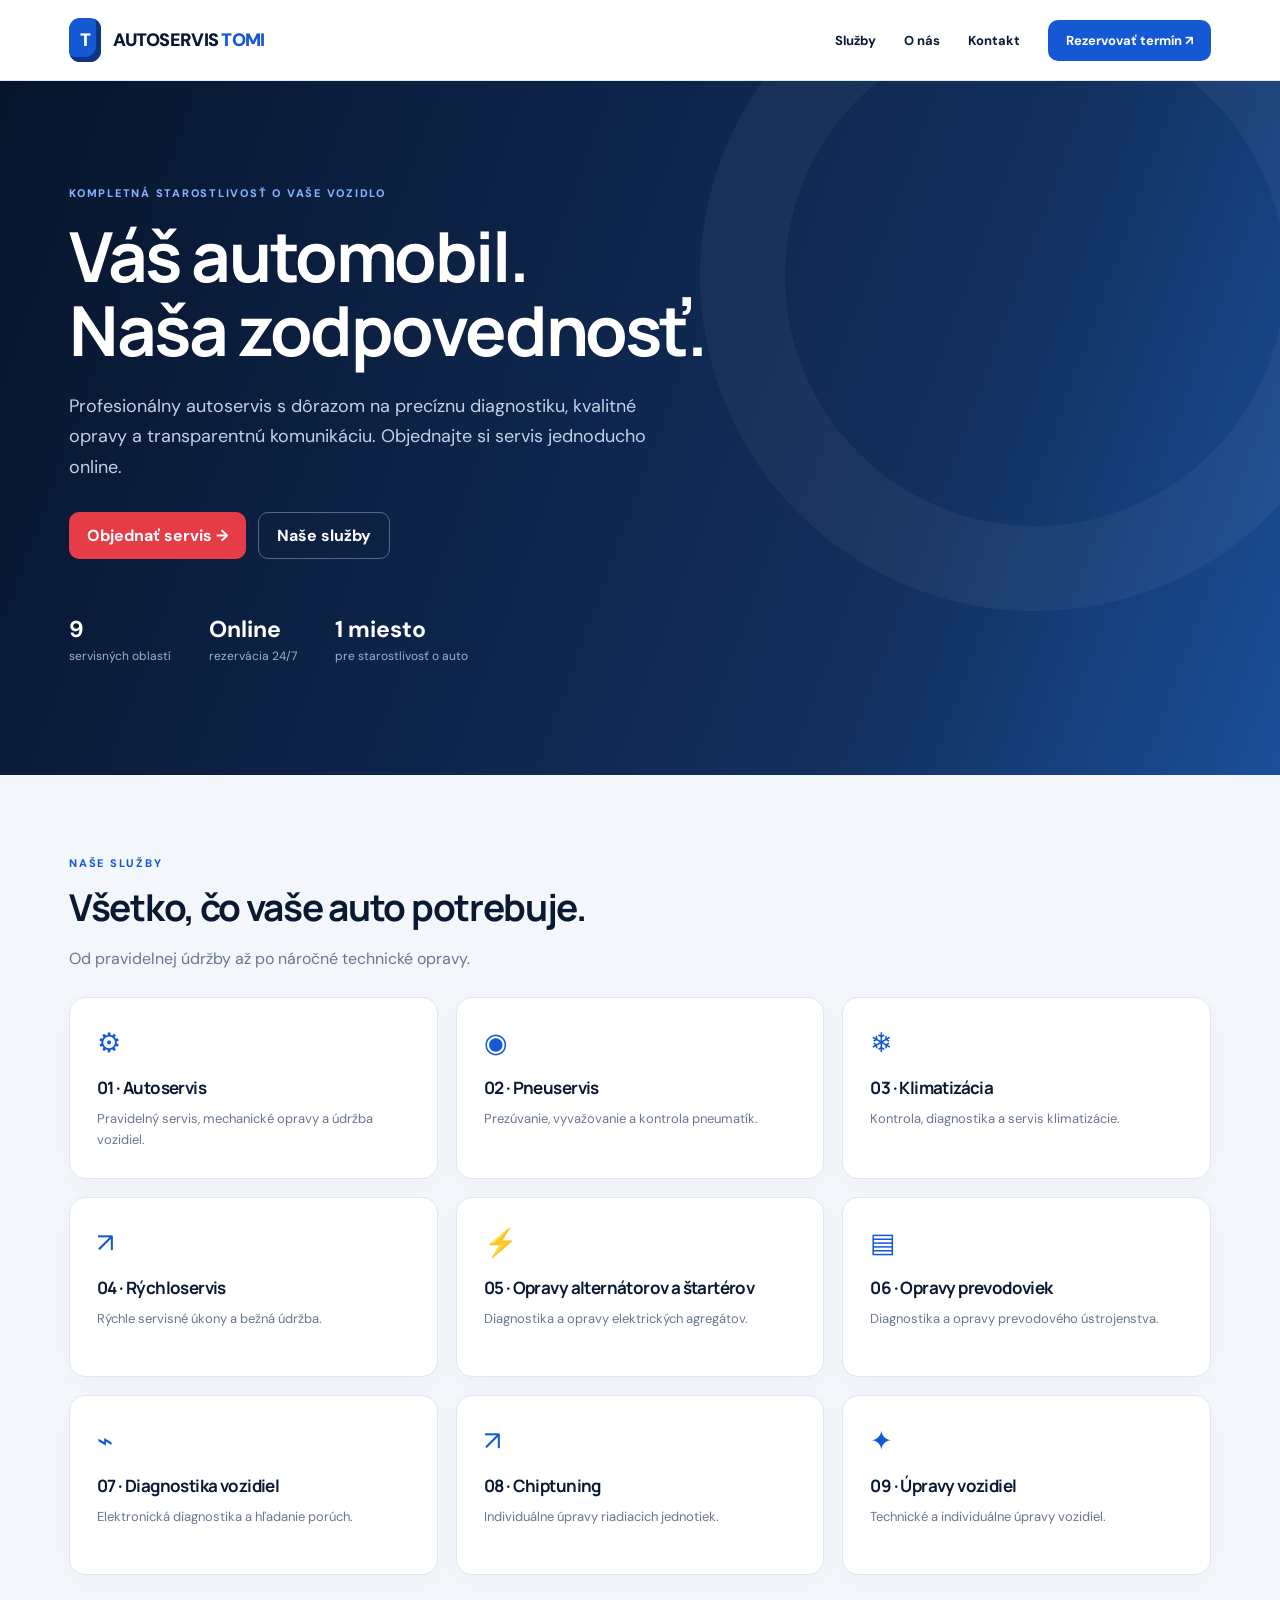
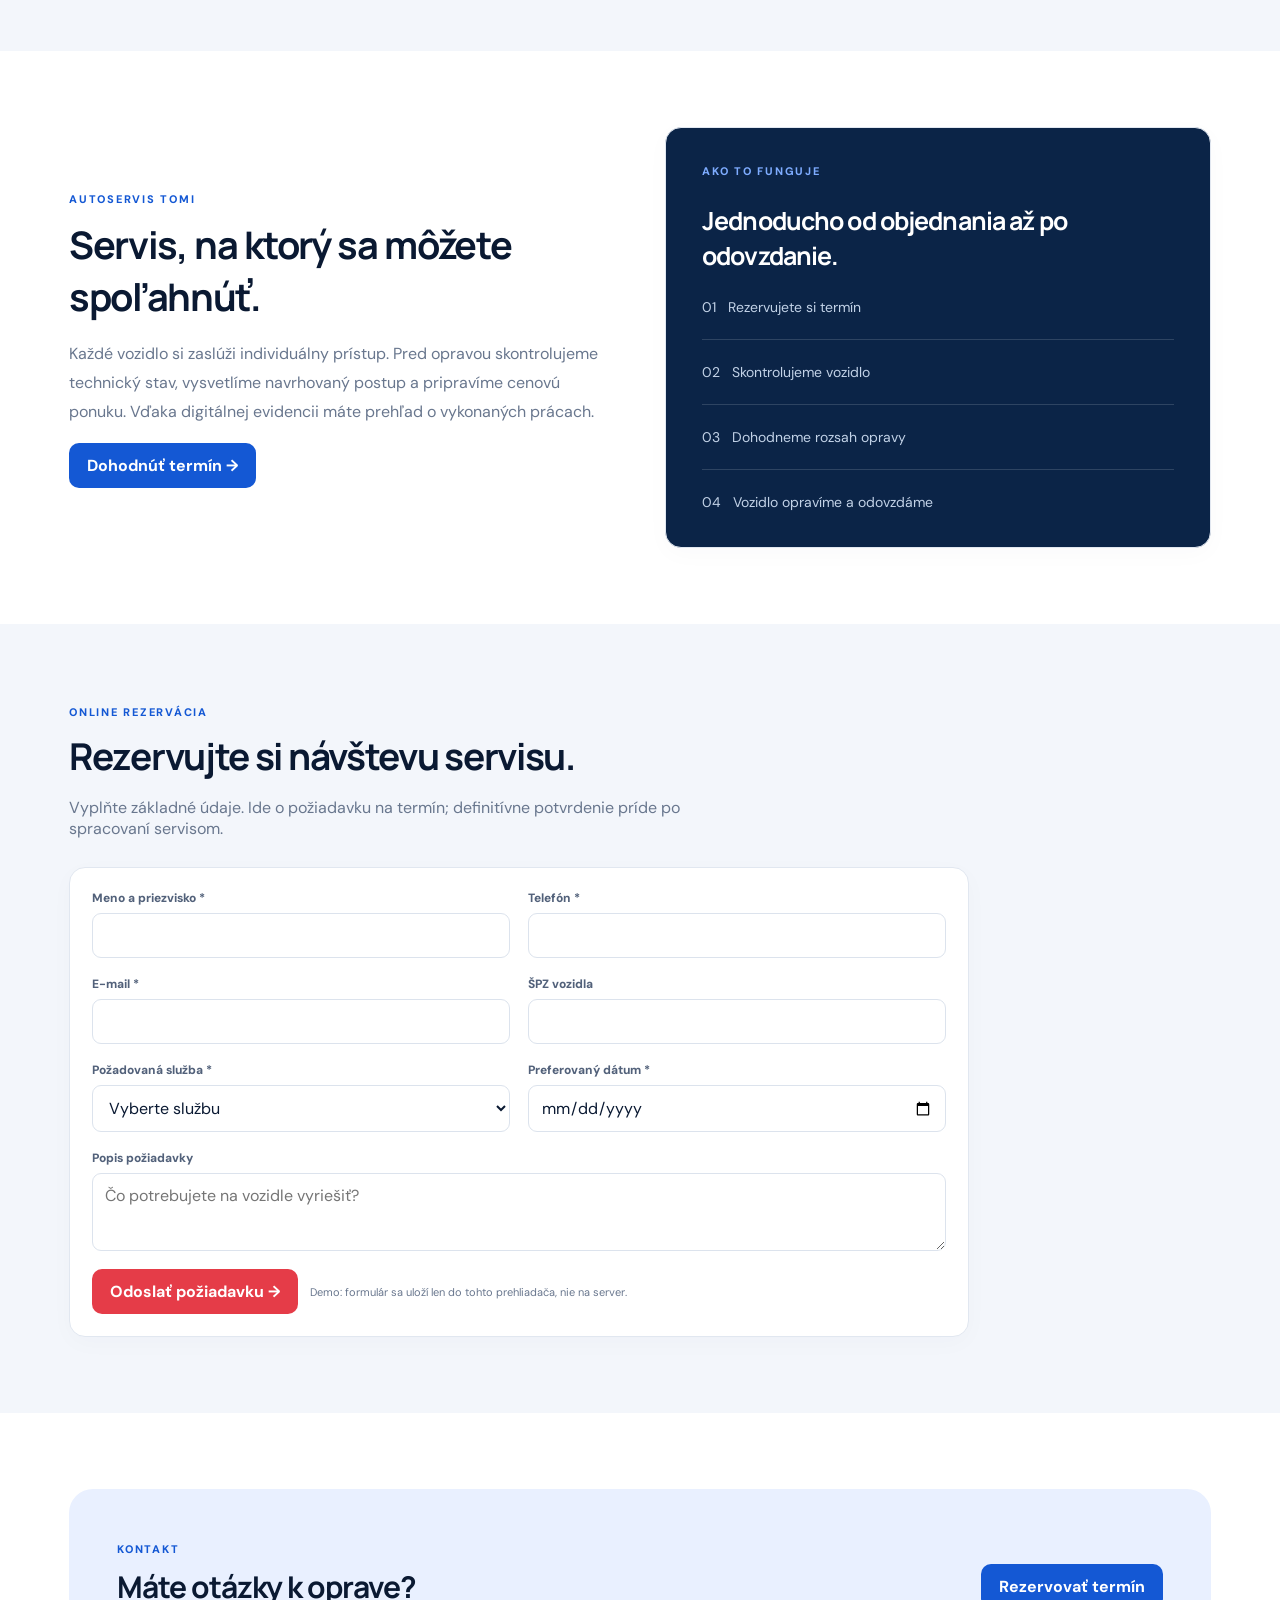
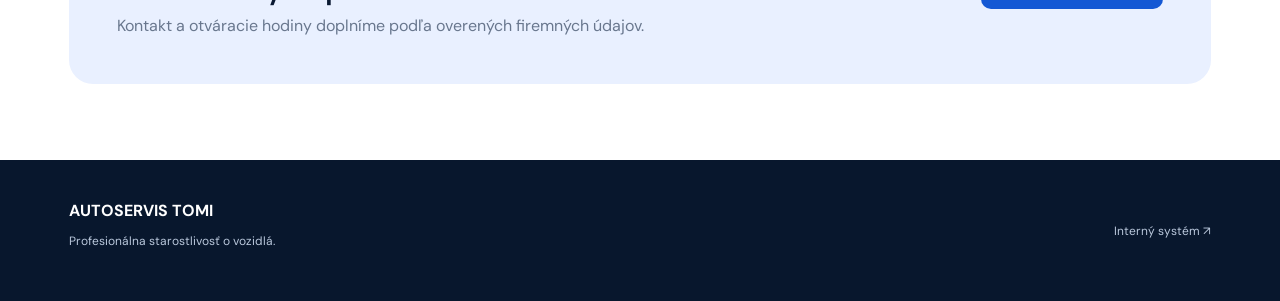
<file: index.html>
<!doctype html><html lang="sk"><head><meta charset="utf-8"><meta name="viewport" content="width=device-width,initial-scale=1"><meta name="theme-color" content="#0a1932"><meta name="description" content="AUTOSERVIS TOMI – autoservis, pneuservis, diagnostika, opravy prevodoviek a ďalšie služby. Online rezervácia termínu."><title>AUTOSERVIS TOMI | Profesionálny servis vozidiel</title><link rel="stylesheet" href="/assets/style.css"></head><body><header class="public"><div class="container public-nav"><a href="/" class="brand"><span class="brandmark">T</span><span>AUTOSERVIS <span style="color:#1458d4">TOMI</span></span></a><nav class="public-links"><a href="#sluzby">Služby</a><a href="#o-nas">O nás</a><a href="#kontakt">Kontakt</a><a class="btn" href="#rezervacia">Rezervovať termín ↗</a></nav></div></header><section class="hero"><div class="container"><div class="hero-inner"><span class="eyebrow">KOMPLETNÁ STAROSTLIVOSŤ O VAŠE VOZIDLO</span><h1>Váš automobil.<br>Naša zodpovednosť.</h1><p>Profesionálny autoservis s dôrazom na precíznu diagnostiku, kvalitné opravy a transparentnú komunikáciu. Objednajte si servis jednoducho online.</p><div class="hero-actions"><a href="#rezervacia" class="btn red">Objednať servis →</a><a href="#sluzby" class="btn outline">Naše služby</a></div><div class="stats"><div><strong>9</strong><span>servisných oblastí</span></div><div><strong>Online</strong><span>rezervácia 24/7</span></div><div><strong>1 miesto</strong><span>pre starostlivosť o auto</span></div></div></div></div></section><section id="sluzby" class="section"><div class="container"><div class="section-head"><span class="eyebrow">NAŠE SLUŽBY</span><h2>Všetko, čo vaše auto potrebuje.</h2><p class="muted">Od pravidelnej údržby až po náročné technické opravy.</p></div><div class="grid three" id="services"></div></div></section><section id="o-nas" class="section" style="background:white"><div class="container grid two" style="align-items:center;gap:50px"><div><span class="eyebrow">AUTOSERVIS TOMI</span><h2 style="font-size:38px;margin:10px 0 18px">Servis, na ktorý sa môžete spoľahnúť.</h2><p class="muted" style="line-height:1.8">Každé vozidlo si zaslúži individuálny prístup. Pred opravou skontrolujeme technický stav, vysvetlíme navrhovaný postup a pripravíme cenovú ponuku. Vďaka digitálnej evidencii máte prehľad o vykonaných prácach.</p><a href="#rezervacia" class="btn">Dohodnúť termín →</a></div><div class="card" style="background:#0b2447;color:white;padding:36px"><div class="eyebrow" style="color:#7eacff">AKO TO FUNGUJE</div><h3 style="font-size:25px">Jednoducho od objednania až po odovzdanie.</h3><div class="stack" style="color:#c2d2e7;font-size:14px"><div>01 &nbsp; Rezervujete si termín</div><hr style="width:100%;border:0;border-top:1px solid #ffffff25"><div>02 &nbsp; Skontrolujeme vozidlo</div><hr style="width:100%;border:0;border-top:1px solid #ffffff25"><div>03 &nbsp; Dohodneme rozsah opravy</div><hr style="width:100%;border:0;border-top:1px solid #ffffff25"><div>04 &nbsp; Vozidlo opravíme a odovzdáme</div></div></div></div></section><section class="section" id="rezervacia"><div class="container"><div class="section-head"><span class="eyebrow">ONLINE REZERVÁCIA</span><h2>Rezervujte si návštevu servisu.</h2><p class="muted">Vyplňte základné údaje. Ide o požiadavku na termín; definitívne potvrdenie príde po spracovaní servisom.</p></div><div class="card" style="max-width:900px"><form id="booking" class="grid two"><div class="field"><label>Meno a priezvisko *</label><input name="name" required maxlength="120"></div><div class="field"><label>Telefón *</label><input name="phone" required type="tel" maxlength="40"></div><div class="field"><label>E-mail *</label><input name="email" required type="email"></div><div class="field"><label>ŠPZ vozidla</label><input name="plate" maxlength="20"></div><div class="field"><label>Požadovaná služba *</label><select name="service" id="serviceSelect" required></select></div><div class="field"><label>Preferovaný dátum *</label><input name="date" type="date" required></div><div class="field" style="grid-column:1/-1"><label>Popis požiadavky</label><textarea name="description" placeholder="Čo potrebujete na vozidle vyriešiť?"></textarea></div><div class="row wrap" style="grid-column:1/-1"><button class="btn red" type="submit">Odoslať požiadavku →</button><span class="mini">Demo: formulár sa uloží len do tohto prehliadača, nie na server.</span></div></form></div></div></section><section id="kontakt" class="section" style="background:white"><div class="container"><div class="cta"><div><span class="eyebrow">KONTAKT</span><h2 style="font-size:30px;margin:8px 0">Máte otázky k oprave?</h2><p class="muted" style="margin:0">Kontakt a otváracie hodiny doplníme podľa overených firemných údajov.</p></div><a href="#rezervacia" class="btn">Rezervovať termín</a></div></div></section><footer class="footer"><div class="container row between wrap"><div><strong>AUTOSERVIS TOMI</strong><p style="font-size:12px">Profesionálna starostlivosť o vozidlá.</p></div><a href="/admin/" style="font-size:12px">Interný systém ↗</a></div></footer><script src="/assets/shared.js"></script><script>const services=[['Autoservis','Pravidelný servis, mechanické opravy a údržba vozidiel.','⚙'],['Pneuservis','Prezúvanie, vyvažovanie a kontrola pneumatík.','◉'],['Klimatizácia','Kontrola, diagnostika a servis klimatizácie.','❄'],['Rýchloservis','Rýchle servisné úkony a bežná údržba.','↗'],['Opravy alternátorov a štartérov','Diagnostika a opravy elektrických agregátov.','⚡'],['Opravy prevodoviek','Diagnostika a opravy prevodového ústrojenstva.','▤'],['Diagnostika vozidiel','Elektronická diagnostika a hľadanie porúch.','⌁'],['Chiptuning','Individuálne úpravy riadiacich jednotiek.','↗'],['Úpravy vozidiel','Technické a individuálne úpravy vozidiel.','✦']];document.getElementById('services').innerHTML=services.map((s,i)=>`<article class="card service"><div class="symbol">${s[2]}</div><h3>${String(i+1).padStart(2,'0')} · ${s[0]}</h3><p>${s[1]}</p></article>`).join('');document.getElementById('serviceSelect').innerHTML='<option value="">Vyberte službu</option>'+services.map(s=>`<option>${s[0]}</option>`).join('');document.querySelector('[name=date]').min=new Date().toISOString().slice(0,10);document.getElementById('booking').addEventListener('submit',e=>{e.preventDefault();const d=Object.fromEntries(new FormData(e.target));let db=Store.get();db.bookings.unshift({id:Store.id('R'),...d,status:'Nová',created:new Date().toISOString()});Store.save(db);e.target.reset();toast('Požiadavka uložená v tomto prehliadači. Na skutočné doručovanie je potrebný backend.');});</script></body></html>
</file>
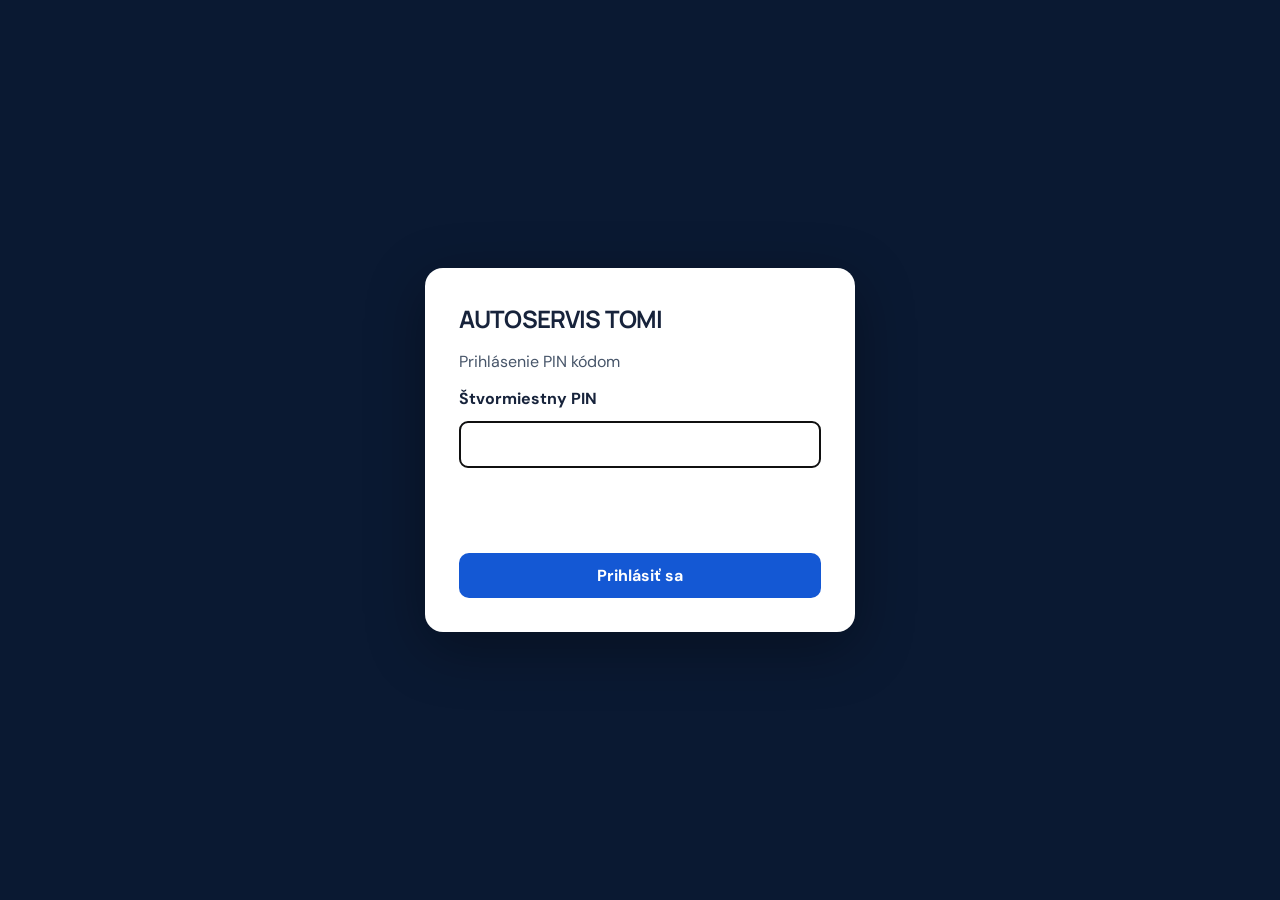
<file: admin/index.html>
<!doctype html><html lang="sk"><head><meta charset="utf-8"><meta name="viewport" content="width=device-width,initial-scale=1"><meta name="theme-color" content="#0a1932"><title>Admin | AUTOSERVIS TOMI</title><link rel="stylesheet" href="/assets/style.css?v=43"></head><body><div id="authGate" class="auth-gate"><div class="auth-panel"><h1>AUTOSERVIS TOMI</h1><p>Overujem prihlásenie…</p></div></div><div class="admin" hidden><aside class="sidebar" id="sidebar"><a class="brand" href="/"><span class="brandmark">T</span><span>AUTOSERVIS TOMI</span></a><div class="side-group">PREHĽAD</div><a class="navlink tomi-parts-priority" href="#parts" data-page="parts"><span class="navicon">⚠</span> Požiadavky na diely <span class="tomi-warning-triangle" aria-label="Nespracované požiadavky"><span id="tomi-parts-count">0</span></span></a><a class="navlink" href="#dashboard" data-page="dashboard"><span class="navicon">◫</span> Dashboard</a><a class="navlink" href="#cash" data-page="cash"><span class="navicon">▤</span> Kasa</a><a class="navlink" href="#parking" data-page="parking"><span class="navicon">▣</span> Vozidlá v areáli</a><a class="navlink" href="#expirations" data-page="expirations"><span class="navicon">◷</span> Končiace platnosti</a><a class="navlink" href="#bookings" data-page="bookings"><span class="navicon">▦</span> Rezervácie</a><a class="navlink" href="#calendar" data-page="calendar"><span class="navicon">▤</span> Kalendár dielne</a><a class="navlink" href="#history" data-page="history"><span class="navicon">◷</span> História práce</a><div class="side-group">PRÍJEM A SERVIS</div><a class="navlink" href="#inspections" data-page="inspections"><span class="navicon">☷</span> Obhliadky</a><a class="navlink" href="#quotes" data-page="quotes"><span class="navicon">▧</span> Cenové ponuky</a><a class="navlink" href="#jobs" data-page="jobs"><span class="navicon">⚙</span> Zákazky</a><a class="navlink" href="#tirehotel" data-page="tirehotel"><span class="navicon">◉</span> Pneuhotel</a><a class="navlink" href="#outside" data-page="outside"><span class="navicon">▣</span> Materiál a náklady mimo servisu</a><a class="navlink" href="#customers" data-page="customers"><span class="navicon">♙</span> Zákazníci a vozidlá</a><a class="navlink" href="#mechanic" data-page="mechanic"><span class="navicon">▯</span> Mobil mechanika</a><div class="side-group">RIADENIE</div><a class="navlink" href="#economy" data-page="economy"><span class="navicon">◈</span> Ekonomika</a><a class="navlink" href="#settings" data-page="settings"><span class="navicon">⚑</span> Nastavenia</a><div style="padding:20px 14px;font-size:11px;color:#7189ae">Údaje evidencie cez MariaDB</div></aside><div class="workspace"><div class="topbar"><div class="row"><button class="btn outline small mobile-menu" onclick="document.getElementById('sidebar').classList.toggle('open')">☰ Menu</button><span class="muted" style="font-size:13px">Interný systém / <strong id="crumb">Dashboard</strong></span></div><div class="row"><span class="pill" id="roleBadge">Administrátor</span><a href="/" class="btn outline small">↗ Web</a></div></div><main class="main" id="app"></main></div></div><div id="modalroot"></div><script src="/assets/shared.js?v=2"></script><script src="/assets/auth.js?v=20261117-43"></script></body></html>
</file>
<file: assets/style.css>
@import url('https://fonts.googleapis.com/css2?family=DM+Sans:wght@400;500;600;700;800&family=Manrope:wght@400;500;600;700;800&display=swap');
:root{--navy:#0a1932;--blue:#1458d4;--red:#e53c48;--bg:#f3f6fb;--white:#fff;--muted:#69778e;--line:#e1e7f0;--green:#169768;--amber:#c47a17;--radius:16px}*{box-sizing:border-box}body{margin:0;background:var(--bg);color:var(--navy);font-family:'DM Sans',sans-serif}h1,h2,h3,h4{font-family:Manrope,sans-serif;letter-spacing:-.035em}button,input,select,textarea{font:inherit}button{cursor:pointer}a{text-decoration:none;color:inherit}.btn{border:0;background:var(--blue);color:white;border-radius:10px;padding:12px 18px;font-weight:700;display:inline-flex;align-items:center;justify-content:center;gap:8px}.btn:hover{filter:brightness(.95)}.btn.red{background:var(--red)}.btn.outline{border:1px solid var(--line);background:white;color:var(--navy)}.btn.small{padding:8px 11px;font-size:12px}.btn:disabled{opacity:.45;cursor:not-allowed}.muted{color:var(--muted)}.eyebrow{font-size:11px;font-weight:800;letter-spacing:.16em;text-transform:uppercase;color:var(--blue)}.pill{display:inline-block;border-radius:100px;padding:5px 10px;font-size:11px;font-weight:800;background:#eaf1ff;color:#2455a9}.pill.red{background:#ffebed;color:#bb2436}.pill.green{background:#e4f7ee;color:#127b53}.pill.amber{background:#fff1d9;color:#95621b}.card{background:white;border:1px solid var(--line);border-radius:var(--radius);padding:22px;box-shadow:0 6px 24px #10264d06}.grid{display:grid;gap:18px}.two{grid-template-columns:repeat(2,minmax(0,1fr))}.three{grid-template-columns:repeat(3,minmax(0,1fr))}.four{grid-template-columns:repeat(4,minmax(0,1fr))}.field{display:flex;flex-direction:column;gap:7px}.field label{font-size:12px;font-weight:800;color:#52617a}.field input,.field select,.field textarea,input.control,select.control{border:1px solid #dce3ed;border-radius:9px;background:#fff;padding:11px 12px;min-width:0;width:100%;color:var(--navy)}textarea{resize:vertical;min-height:78px}.stack{display:flex;flex-direction:column;gap:16px}.row{display:flex;align-items:center;gap:12px}.between{justify-content:space-between}.wrap{flex-wrap:wrap}.section-title{font-size:24px;margin:0 0 6px}.tablewrap{overflow-x:auto}table{width:100%;border-collapse:collapse;text-align:left;font-size:13px}th{font-size:11px;color:#75839b;text-transform:uppercase;letter-spacing:.07em;background:#f7f9fc}td,th{padding:13px 12px;border-bottom:1px solid var(--line);white-space:nowrap}tr:last-child td{border-bottom:0}td strong{font-weight:800}.num{font-variant-numeric:tabular-nums}.empty{padding:28px;text-align:center;color:var(--muted)}.notice{padding:12px 15px;background:#eaf1ff;border-radius:10px;font-size:13px;color:#2b5596}.notice.warn{background:#fff4e6;color:#935f18}.notice.danger{background:#fff0f0;color:#b82a38}.metric{font-size:29px;font-weight:800;letter-spacing:-.05em;margin:8px 0}.progress{height:9px;border-radius:20px;background:#e8edf5;overflow:hidden}.progress>div{height:100%;background:var(--blue)}.modalback{position:fixed;inset:0;background:#08172bbb;display:flex;align-items:center;justify-content:center;padding:16px;z-index:50}.modal{width:min(740px,100%);max-height:92vh;overflow:auto;background:white;border-radius:18px;padding:26px;box-shadow:0 30px 100px #0005}.modal h2{margin:0 0 18px}.close{background:transparent;border:0;font-size:25px;color:var(--muted)}.toast{position:fixed;right:20px;bottom:20px;background:#10274c;color:white;border-radius:12px;padding:14px 18px;box-shadow:0 10px 40px #0003;z-index:80;max-width:380px}.hidden{display:none!important}header.public{background:#fff;border-bottom:1px solid var(--line)}.container{max-width:1190px;margin:auto;padding:0 24px}.public-nav{height:80px;display:flex;align-items:center;justify-content:space-between;gap:18px}.brand{display:flex;align-items:center;gap:12px;font-size:18px;font-weight:900;letter-spacing:-.04em}.brandmark{background:var(--blue);color:white;border-radius:11px;padding:10px 11px;font-size:18px;font-weight:900;box-shadow:inset -5px -5px 0 #0d367f}.public-links{display:flex;gap:28px;align-items:center;font-weight:700;font-size:13px}.hero{background:linear-gradient(110deg,#07152d 0%,#122f5d 70%,#1a4f99 100%);color:white;position:relative;overflow:hidden}.hero:after{content:'';position:absolute;width:500px;height:500px;border:85px solid #ffffff0b;border-radius:50%;right:-90px;top:-140px}.hero-inner{padding:100px 0 110px;position:relative;z-index:1;max-width:760px}.hero h1{font-size:clamp(38px,5.5vw,69px);line-height:1.07;margin:17px 0 24px}.hero p{color:#c3d1e8;font-size:18px;line-height:1.7;max-width:600px}.hero .eyebrow{color:#86b3ff}.hero-actions{display:flex;gap:12px;flex-wrap:wrap;margin-top:30px}.hero .outline{background:transparent;border:1px solid #ffffff50;color:white}.stats{display:flex;gap:38px;margin-top:55px;flex-wrap:wrap}.stats strong{display:block;font-size:23px}.stats span{color:#9eb3d1;font-size:12px}.section{padding:76px 0}.section-head{max-width:650px;margin-bottom:28px}.section-head h2{font-size:37px;margin:10px 0}.service{padding:27px;min-height:180px}.service .symbol{font-size:27px;color:var(--blue);margin-bottom:16px}.service h3{font-size:17px;margin:0 0 10px}.service p{font-size:13px;line-height:1.6;color:var(--muted);margin:0}.cta{background:#e9f0ff;border-radius:24px;padding:48px;display:flex;align-items:center;justify-content:space-between;gap:24px}.footer{background:#08172d;color:#bac8dc;padding:40px 0}.footer strong{color:white}.admin{display:flex;min-height:100vh}.sidebar{width:255px;flex-shrink:0;background:#0a1b35;color:#d3def0;padding:24px 14px;position:sticky;top:0;height:100vh;overflow:auto}.sidebar .brand{padding:0 10px 28px;color:white}.side-group{color:#7189ae;font-size:10px;font-weight:900;letter-spacing:.13em;padding:18px 14px 8px}.navlink{display:flex;gap:12px;align-items:center;padding:12px 14px;border-radius:10px;color:#aabbd4;font-size:13px;font-weight:700;margin:3px 0}.navlink:hover,.navlink.active{background:#1a355c;color:white}.navlink.active{box-shadow:inset 3px 0 var(--red)}.navicon{width:21px;text-align:center;font-size:16px}.workspace{flex:1;min-width:0}.topbar{background:white;border-bottom:1px solid var(--line);height:75px;padding:0 30px;display:flex;align-items:center;justify-content:space-between;gap:10px}.main{padding:30px;max-width:1600px;margin:auto}.pagehead{display:flex;justify-content:space-between;gap:16px;align-items:center;margin-bottom:24px;flex-wrap:wrap}.pagehead h1{font-size:29px;margin:0 0 5px}.pagehead p{margin:0;font-size:13px;color:var(--muted)}.actions{display:flex;gap:9px;flex-wrap:wrap}.mini{font-size:11px;color:var(--muted)}.jobcard{border:1px solid var(--line);border-left:4px solid var(--blue);background:white;padding:13px;border-radius:10px;margin-bottom:8px;font-size:12px}.jobcard strong{display:block;font-size:13px;margin-bottom:4px}.timeline{border-left:2px solid #dce6f5;margin-left:9px;padding-left:22px}.timelineitem{position:relative;padding:0 0 18px;font-size:13px}.timelineitem:before{content:'';position:absolute;left:-28px;top:4px;width:10px;height:10px;border-radius:50%;background:var(--blue);border:3px solid white}.calendar-grid{display:grid;grid-template-columns:100px repeat(4,minmax(160px,1fr));min-width:760px}.calcell{padding:12px;border-bottom:1px solid var(--line);border-right:1px solid var(--line);min-height:74px}.calhead{background:#f5f8fc;font-size:12px;font-weight:800}.tabs{display:flex;gap:7px;flex-wrap:wrap}.tab{border:1px solid var(--line);background:white;border-radius:9px;padding:9px 13px;font-weight:700;font-size:12px}.tab.active{background:var(--blue);color:white;border-color:var(--blue)}.login-overlay{position:fixed;inset:0;background:#07152de8;display:grid;place-items:center;z-index:100;padding:18px}.login-panel{max-width:430px;width:100%;background:white;padding:35px;border-radius:20px}.login-panel h2{margin-bottom:5px}.login-panel .brand{margin-bottom:25px}.mobile-menu{display:none}@media(max-width:1000px){.sidebar{width:220px}.four{grid-template-columns:repeat(2,minmax(0,1fr))}.three{grid-template-columns:repeat(2,minmax(0,1fr))}.public-links{gap:12px}}@media(max-width:760px){.public-links a:not(.btn){display:none}.hero-inner{padding:65px 0}.section{padding:50px 0}.section-head h2{font-size:28px}.two,.three,.four{grid-template-columns:1fr}.cta{padding:25px;display:block}.cta .btn{margin-top:20px}.sidebar{position:fixed;left:-260px;z-index:30;transition:left .2s;width:255px}.sidebar.open{left:0}.mobile-menu{display:inline-flex}.topbar{padding:0 16px}.main{padding:18px}.modal{padding:18px}.stats{gap:20px}}

/* Kasa: filtre priamo pod hlavičkou stĺpcov */
.cash-table{min-width:1080px}.cash-table .cash-filter-row th{vertical-align:top;background:var(--surface,#f5f7fb);padding:7px 5px}.cash-table .cash-filter-row input,.cash-table .cash-filter-row select{width:100%;min-width:72px;max-width:100%;padding:6px 5px;font-size:12px;margin:2px 0;box-sizing:border-box}.cash-table .cash-filter-row th:nth-child(1){min-width:135px}.cash-table .cash-filter-row th:nth-child(3){min-width:155px}.cash-table .cash-filter-row th:nth-child(6),.cash-table .cash-filter-row th:nth-child(7){min-width:90px}#dashboard-cash-balance{display:block!important;visibility:visible!important}
/* Editory dokumentov */
.tomi-doc-modal{width:min(1080px,96vw)!important;max-width:1080px!important;max-height:92vh;overflow:auto}
.tomi-doc-editor{display:flex;flex-direction:column;gap:14px}
.tomi-doc-banner{display:flex;align-items:center;justify-content:space-between;gap:20px;border-bottom:3px solid #071460;padding-bottom:10px}
.tomi-doc-banner img{width:min(370px,55%);height:auto}.tomi-doc-banner small{font-size:10px;color:#5b6475;max-width:250px}
.tomi-doc-grid{display:grid;grid-template-columns:repeat(2,minmax(0,1fr));gap:10px}.tomi-doc-field{display:flex;flex-direction:column;gap:5px;font-size:12px;font-weight:600}
.tomi-doc-field input,.tomi-doc-field textarea,.tomi-doc-field select,.tomi-doc-table input,.tomi-doc-table select{width:100%;padding:8px;border:1px solid #cad3df;border-radius:5px;background:white;color:#15203a;font:inherit;min-width:0}
.tomi-doc-table{overflow-x:auto}.tomi-doc-table table{width:100%;min-width:550px;border-collapse:collapse}.tomi-doc-table td,.tomi-doc-table th{padding:5px;border:1px solid #e2e8f0}.tomi-doc-table th{font-size:11px;background:#e9eef8}.tomi-doc-actions{display:flex;gap:8px;flex-wrap:wrap;position:sticky;bottom:0;background:white;padding:12px 0;border-top:1px solid #ddd}
@media(max-width:650px){.tomi-doc-grid{grid-template-columns:1fr}.tomi-doc-banner img{width:55%}}

/* AUTOSERVIS TOMI – priority dielov, extra práce */
.tomi-parts-priority{font-weight:800!important;border:2px solid #b6c5d9!important;margin:9px 7px!important;padding:13px 9px!important;border-radius:12px!important}
.tomi-parts-priority.tomi-urgent{background:#b91c1c!important;color:#fff!important;border:3px solid #ffbd33!important;box-shadow:0 0 0 3px #fca5a5,0 0 20px rgba(220,38,38,.6);animation:tomi-alert 1.5s ease-in-out infinite}
.tomi-parts-priority.tomi-urgent *{color:#fff!important}
@keyframes tomi-alert{50%{box-shadow:0 0 0 5px #fca5a5,0 0 32px rgba(220,38,38,.85)}}
.tomi-extra-main{font-size:18px!important;font-weight:900!important;background:#c1272d!important;color:#fff!important;padding:16px 24px!important;border:2px solid #881337!important;min-height:55px}
.tomi-extra-main:hover{filter:brightness(1.08)}
.tomi-extra-box{border:2px solid #b7c5db!important;margin-bottom:16px!important}
.tomi-extra-alert{background:#fff1f2;border:2px solid #e11d48;border-radius:10px;padding:10px 14px;color:#9f1239;font-weight:800}
.tomi-extra-row{display:grid;grid-template-columns:minmax(180px,2fr) 110px 115px 46px;gap:8px;margin:8px 0;align-items:center}
.tomi-extra-row input{width:100%;min-width:0}
@media(max-width:700px){.tomi-extra-row{grid-template-columns:1fr 1fr}.tomi-extra-row input:first-child{grid-column:1/-1}}

/* 2026-11-16: single consistent parts alert, count inside triangle */
.tomi-parts-priority{display:flex!important;align-items:center!important;gap:9px!important;justify-content:flex-start!important;min-height:74px!important;transition:background-color .2s ease,color .2s ease!important}
.tomi-parts-priority .navicon{flex:0 0 auto!important}
.tomi-warning-triangle{position:relative!important;display:flex!important;align-items:center!important;justify-content:center!important;flex:0 0 54px!important;width:54px!important;height:51px!important;margin-left:auto!important;background:#fde047!important;clip-path:polygon(50% 0%,100% 95%,0 95%)!important;color:#172033!important;filter:drop-shadow(0 1px 1px #333)!important}
.tomi-warning-triangle #tomi-parts-count{display:block!important;margin-top:15px!important;font-size:23px!important;font-weight:900!important;line-height:1!important;color:#172033!important;font-variant-numeric:tabular-nums!important}
.tomi-parts-priority.tomi-urgent .tomi-warning-triangle #tomi-parts-count{color:#172033!important}
.tomi-parts-priority.tomi-clear{background:#15803d!important;color:#fff!important;border:2px solid #4ade80!important;box-shadow:0 0 0 1px rgba(74,222,128,.3)!important;animation:none!important}
.tomi-parts-priority.tomi-clear .navicon{color:#fff!important}
.tomi-parts-priority.tomi-urgent{animation:tomi-alert-strong .8s ease-in-out infinite!important}
@keyframes tomi-alert-strong{0%,100%{background:#991b1b;box-shadow:0 0 0 2px #fecaca,0 0 13px rgba(220,38,38,.4)}50%{background:#ef4444;box-shadow:0 0 0 5px #fca5a5,0 0 36px rgba(239,68,68,.95)}}
@media (prefers-reduced-motion:reduce){.tomi-parts-priority.tomi-urgent{animation:none!important}}
.tomi-extra-main{background:#15803d!important;border-color:#166534!important;color:#fff!important}
.tomi-extra-main:hover{background:#166534!important}

/* Kompaktný detail zákazky */
.tomi-job-head{padding:22px!important;margin-bottom:10px!important}
.tomi-job-top{display:flex;justify-content:space-between;align-items:flex-start;gap:22px}
.tomi-job-ident h2{font-size:30px;line-height:1.12;margin:6px 0;color:#0b2447}
.tomi-job-customer{font-size:14px;color:#61718b;margin-top:5px}
.tomi-job-plate{font-size:24px;font-weight:800;letter-spacing:.5px;color:#132a50}
.tomi-job-status{display:flex;flex-direction:column;align-items:flex-end;gap:10px;text-align:right}
.tomi-job-status>div{display:flex;flex-direction:column;align-items:flex-end;gap:4px}
.tomi-job-status .mini,.tomi-job-controls .mini{display:block;color:#72819b;margin-bottom:4px}
.tomi-job-controls{border-top:1px solid #e2e8f0;margin-top:16px;padding-top:16px;display:grid;grid-template-columns:1fr 1.2fr 1.6fr auto;gap:18px;align-items:center}
.tomi-job-controls>div{min-width:0}.tomi-job-controls strong{display:block;margin-bottom:6px}.tomi-job-controls .row{flex-wrap:nowrap;gap:6px}
.tomi-invoice-input{min-width:90px;max-width:180px;padding:8px!important}
.tomi-job-extra .tomi-extra-main{white-space:nowrap;font-size:15px!important;min-height:48px;padding:12px 17px!important}
.tomi-job-back{margin:0 0 10px}.tomi-job-extras{border-top:1px solid #e2e8f0;margin-top:14px;padding-top:12px}.tomi-job-extras>.row{border-top:1px solid #edf1f7;padding:8px 0}
.tomi-documents-bar{padding:12px 16px!important;margin-bottom:12px!important}.tomi-documents-title{display:flex;justify-content:space-between;align-items:center;gap:12px;margin-bottom:9px}.tomi-documents-buttons{display:grid;grid-template-columns:repeat(5,minmax(0,1fr));gap:7px}.tomi-documents-buttons .btn{white-space:normal!important;min-height:36px;padding:8px!important;font-size:12px!important;text-align:center}
@media(max-width:950px){.tomi-job-controls{grid-template-columns:repeat(2,minmax(0,1fr))}.tomi-documents-buttons{grid-template-columns:repeat(3,minmax(0,1fr))}}
@media(max-width:600px){.tomi-job-top{flex-direction:column}.tomi-job-status{align-items:flex-start;text-align:left;flex-direction:row;flex-wrap:wrap}.tomi-job-status>div{align-items:flex-start}.tomi-job-controls{grid-template-columns:1fr}.tomi-documents-buttons{grid-template-columns:repeat(2,minmax(0,1fr))}}

.tomi-job-status{flex-direction:row!important;align-items:stretch!important;gap:14px!important;text-align:left!important}
.tomi-job-status>div{align-items:stretch!important;min-width:205px;flex:1}
.tomi-status-select{width:100%;min-height:52px;border-radius:10px;border:2px solid #f59e0b;padding:9px 12px;font-size:16px;font-weight:800;cursor:pointer}
.tomi-status-select.is-amber{background:#fff1c4;color:#92400e}
.tomi-status-select.is-green{background:#dcfce7;border-color:#22c55e;color:#166534}
.tomi-compact-select{width:100%;max-width:220px;padding:9px;border-radius:8px;font-weight:700}
.tomi-payment-select{min-width:145px;padding:10px 12px;border-radius:9px;font-size:15px;font-weight:800;cursor:pointer}
.tomi-payment-select.is-unpaid{background:#fee2e2;color:#991b1b;border:2px solid #ef4444}
.tomi-payment-select.is-paid{background:#dcfce7;color:#166534;border:2px solid #22c55e}
.tomi-ready-action,.tomi-ready-done{background:#15803d!important;color:white!important;border-color:#166534!important}
@media(max-width:1100px){.tomi-job-top{flex-wrap:wrap}.tomi-job-status{width:100%}}
@media(max-width:600px){.tomi-job-status{flex-direction:column!important;width:100%}.tomi-job-status>div{min-width:0;width:100%}}

/* Payment remains a native selectable field, without the decorative arrow */
.tomi-payment-select{appearance:none!important;-webkit-appearance:none!important;-moz-appearance:none!important;background-image:none!important;padding-right:12px!important;cursor:pointer!important}

/* Kompaktný stavový panel */
.tomi-job-controls{grid-template-columns:minmax(150px,1fr) minmax(150px,1fr) minmax(210px,1.35fr)!important}
.tomi-job-controls .tomi-compact-select,.tomi-job-controls .tomi-payment-select{appearance:none;-webkit-appearance:none;background-image:none!important;cursor:pointer}
.tomi-compact-select.is-complete,.tomi-invoice-input.is-complete{background:#dcfce7!important;color:#166534!important;border:2px solid #22c55e!important}
.tomi-compact-select.is-incomplete,.tomi-invoice-input.is-incomplete{background:#fee2e2!important;color:#991b1b!important;border:2px solid #ef4444!important}
.tomi-job-summary .row{display:flex;align-items:center}.tomi-job-summary .row>span{flex:1;min-width:110px}
.tomi-job-summary .tomi-job-extra{flex:0 0 auto}.tomi-back-square{border:1px solid #cbd5e1;border-radius:9px;background:#f8fafc;color:#172554;font-size:25px;width:45px;height:45px;cursor:pointer;flex:0 0 45px}
@media(max-width:700px){.tomi-job-controls{grid-template-columns:1fr!important}.tomi-job-summary .row>span{flex:1 1 125px}}

/* Jediný horizontálny riadok detailu zákazky na veľkej obrazovke */
.tomi-job-top{display:grid!important;grid-template-columns:minmax(190px,1.25fr) minmax(170px,1.2fr) minmax(150px,1fr) minmax(125px,.9fr) minmax(115px,.8fr) minmax(195px,1.25fr)!important;align-items:center!important;gap:12px!important}
.tomi-job-ident{min-width:0}.tomi-job-ident h2{font-size:25px!important}.tomi-job-plate{font-size:20px!important}
.tomi-job-status,.tomi-job-controls{display:contents!important}
.tomi-job-status>div,.tomi-job-controls>div{min-width:0!important;width:100%!important;display:flex!important;flex-direction:column!important;align-items:stretch!important;text-align:left!important;gap:4px!important}
.tomi-job-status .tomi-status-select{min-height:45px!important;font-size:14px!important;padding:7px!important}
.tomi-job-controls .tomi-compact-select,.tomi-job-controls .tomi-payment-select{width:100%!important;max-width:none!important;min-width:0!important;min-height:45px!important}
.tomi-job-controls .row{width:100%;display:flex!important;gap:4px!important}
.tomi-job-controls .tomi-invoice-input{min-width:0!important;max-width:none!important;flex:1;width:75px!important}
.tomi-job-controls .row .btn{padding:7px!important;font-size:11px!important}
@media(max-width:1250px){.tomi-job-top{grid-template-columns:repeat(3,minmax(0,1fr))!important}.tomi-job-ident{grid-column:1/-1}}
@media(max-width:680px){.tomi-job-top{grid-template-columns:repeat(2,minmax(0,1fr))!important}.tomi-job-ident{grid-column:1/-1}}
@media(max-width:390px){.tomi-job-top{grid-template-columns:minmax(0,1fr)!important}}
/* Požiadavky: zelená 0 / červená s pulzovaním */
.navlink[data-page="parts"]{position:relative;display:flex;align-items:center;gap:7px}
.tomi-parts-marker{margin-left:auto;display:inline-flex;align-items:center;justify-content:center;flex-shrink:0;min-width:32px;height:30px;font-size:13px;font-weight:900;clip-path:polygon(50% 0%,100% 100%,0% 100%);padding-top:7px;background:#16a34a;color:white}
.navlink.tomi-parts-clear{background:rgba(22,163,74,.12)!important;color:#16a34a!important}
.navlink.tomi-parts-pending{background:rgba(220,38,38,.18)!important;color:#ef4444!important;animation:tomiPartsPulse 1.4s ease-in-out infinite}
.navlink.tomi-parts-pending .tomi-parts-marker{background:#dc2626;color:white}
@keyframes tomiPartsPulse{0%,100%{box-shadow:inset 0 0 0 1px rgba(220,38,38,.3)}50%{box-shadow:inset 0 0 0 2px rgba(220,38,38,.9),0 0 12px rgba(220,38,38,.5)}}
@media(prefers-reduced-motion:reduce){.navlink.tomi-parts-pending{animation:none}}

/* Čistý číselný indikátor bez malého trojuholníka napravo */
.navlink[data-page="parts"] .tomi-parts-marker{clip-path:none!important;border-radius:8px!important;padding:0 8px!important;min-width:27px!important;height:27px!important}
.navlink[data-page="parts"] .request-alert{display:none!important}

/* Admin authentication gate: fail closed, including before JavaScript runs */
.admin[hidden],#authGate[hidden]{display:none!important}
.auth-gate{min-height:100vh;display:grid;place-items:center;background:#0a1932;padding:24px}
.auth-panel{background:#fff;color:#17233b;width:min(100%,430px);border-radius:18px;padding:34px;box-shadow:0 16px 60px #0005}
.auth-panel h1{font-size:24px;margin:0 0 12px}
.auth-panel p{color:#475569}
.auth-panel form{display:grid;gap:12px}
.auth-panel label{font-weight:700}
.auth-panel input{width:100%;padding:12px;border:1px solid #94a3b8;border-radius:8px;color:#111827;background:#fff}
.auth-panel button{margin-top:8px}
#authError{color:#b91c1c;font-weight:600;min-height:1.3em}
.auth-warning{padding:12px 18px;background:#fff3cd;color:#713f12;font-size:13px;font-weight:600}

/* Server-backed job detail layout */
#app .pagehead{display:flex;justify-content:space-between;align-items:center;gap:14px;flex-wrap:wrap;margin-bottom:18px}
#app .tablewrap{overflow-x:auto;max-width:100%}
#app .tablewrap table{min-width:610px;width:100%;border-collapse:collapse}
#app .tablewrap td,#app .tablewrap th{padding:9px 12px;vertical-align:middle;text-align:left}
#app .tablewrap td:nth-last-child(2),#app .tablewrap th:nth-last-child(2){white-space:nowrap}
#app .card{margin-bottom:16px}
#app .card>h3{margin-top:20px}
#app .card .row.wrap{display:flex;flex-wrap:wrap}
#app .card .row.wrap button{max-width:100%;white-space:normal}
@media(max-width:700px){#app .pagehead h1{font-size:20px}#app .card{padding:14px}#app .tablewrap{margin:0 -5px}}

.me-form{display:flex;gap:12px;align-items:end;flex-wrap:wrap}.me-form label{flex:1;min-width:180px}.me-form select{width:100%}#app .me-form button{min-width:110px}@media(max-width:650px){.me-form{display:block}.me-form label{display:block;margin-bottom:12px}}

/* Accessible, mobile-first job item modal */
.sj-dialog{background:#fff;color:#18243a;width:min(680px,100%);max-height:min(92dvh,900px);overflow-y:auto;border-radius:16px;box-shadow:0 20px 80px #0005;font-family:system-ui,-apple-system,Segoe UI,sans-serif;font-size:15px;line-height:1.45}.sj-dialog *{box-sizing:border-box}.sj-dialog-head{display:flex;justify-content:space-between;align-items:flex-start;gap:12px;padding:22px 24px 14px;border-bottom:1px solid #e5e7eb}.sj-dialog-head h2{margin:0;color:#14243b;font-size:23px}.sj-kicker{font-size:12px;color:#66758b;font-weight:700;letter-spacing:.04em;margin-bottom:3px}.sj-close{width:40px;height:40px;flex:none;background:#f1f5f9;color:#18243a;border:0;border-radius:9px;cursor:pointer;font-size:21px}.sj-form{display:flex;flex-direction:column;gap:15px;padding:22px 24px 24px}.sj-fields{display:grid;gap:14px}.sj-two{grid-template-columns:repeat(2,minmax(0,1fr))}.sj-field{display:flex;flex-direction:column;gap:6px;min-width:0;color:#24344d;font-size:14px;font-weight:650}.sj-field span{display:block}.sj-field small{font-weight:400;color:#64748b}.sj-field input,.sj-field select{display:block;width:100%;height:46px;padding:10px 12px;border:1px solid #cbd5e1;border-radius:9px;background:#fff;color:#111827;font:inherit;font-weight:450;min-width:0}.sj-field input:focus,.sj-field select:focus{outline:3px solid #bfdbfe;border-color:#2563eb}.sj-section-title{padding-top:10px;border-top:1px solid #e5e7eb;font-weight:750;color:#172b47}.sj-total{display:flex;justify-content:space-between;gap:10px;align-items:center;padding:15px;background:#f1f5f9;border-radius:10px;color:#172b47}.sj-total strong{font-size:22px;white-space:nowrap}.sj-error{color:#b91c1c;margin:0}.sj-actions{display:flex;justify-content:flex-end;gap:10px;flex-wrap:wrap}.sj-actions .btn{min-height:44px;padding:10px 16px}@media(max-width:560px){.sj-dialog{max-height:100dvh;border-radius:12px}.sj-dialog-head{padding:18px 16px 12px}.sj-dialog-head h2{font-size:20px}.sj-form{padding:16px;gap:13px}.sj-two{grid-template-columns:1fr}.sj-actions{display:grid;grid-template-columns:1fr 1fr}.sj-actions .btn{font-size:14px}}

.sj-overview{margin:14px 0}.sj-summary{display:grid;grid-template-columns:repeat(auto-fit,minmax(180px,1fr));gap:14px;margin-bottom:16px}.sj-summary>div{display:flex;flex-direction:column;gap:7px;padding:12px;background:#f3f6fb;border-radius:10px;color:#14253c}.sj-summary span{font-size:12px;color:#53657b}.sj-summary select{max-width:100%;min-height:40px}.sj-tabs{display:flex;flex-wrap:wrap;gap:8px;margin-top:16px}.sj-tabs button{border:1px solid #cbd5e1;border-radius:9px;background:#fff;padding:10px 12px;color:#152943;cursor:pointer;font-weight:600}.sj-tabs button:hover{background:#eaf0fa}@media(max-width:640px){.sj-summary{grid-template-columns:1fr 1fr}.sj-tabs button{flex:1 1 42%}}

/* 16: server-backed inspection modal and clear state colors */
.sj-inspection-overlay{position:fixed;inset:0;z-index:11000;background:rgba(10,19,33,.78);display:flex;align-items:center;justify-content:center;padding:16px}
.sj-inspection-dialog{background:#fff;color:#16233b;width:min(780px,100%);max-height:94vh;overflow:auto;border-radius:16px;padding:24px;box-shadow:0 24px 70px #0005}
.sj-inspection-head{display:flex;justify-content:space-between;align-items:start;gap:16px;border-bottom:1px solid #ddd;padding-bottom:12px;margin-bottom:16px}
.sj-inspection-head h2{margin:4px 0}.sj-inspection-head p{margin:0;color:#64748b}.sj-inspection-form{display:grid;gap:12px}.sj-inspection-form label{display:grid;gap:6px;font-weight:600}.sj-inspection-form textarea,.sj-inspection-form select{width:100%;padding:11px;border:1px solid #b9c4d3;border-radius:8px;color:#17233b;background:white}
.sj-finding{padding:13px;border:1px solid #dce3eb;border-radius:10px;margin:9px 0}.sj-finding p{color:#475569}.sj-inspection-footer{margin-top:16px}
.sj-overview .sj-summary select{font-weight:700;border:2px solid #b9c4d3;border-radius:9px;padding:10px;color:#142339;background:white}
.sj-status-control[data-state="pending"]{background:#e2e8f0!important;color:#334155!important}.sj-status-control[data-state="inspection"]{background:#dbeafe!important;color:#1d4ed8!important}.sj-status-control[data-state="waiting"]{background:#ffedd5!important;color:#9a3412!important}.sj-status-control[data-state="service"]{background:#bfdbfe!important;color:#1d4ed8!important}.sj-status-control[data-state="ready"]{background:#dcfce7!important;color:#166534!important}.sj-status-control[data-state="completed"]{background:#e2e8f0!important;color:#475569!important}
.sj-onsite-control[data-state="onsite"]{background:#dcfce7!important;color:#166534!important}.sj-onsite-control[data-state="outside"]{background:#f1f5f9!important;color:#475569!important}
.sj-cp-state{display:inline-block;background:#fef3c7;color:#92400e;border-radius:8px;padding:9px}.sj-extra-button{background:#15803d!important;color:white!important;margin-left:8px}.sj-focus{outline:2px solid #2563eb;outline-offset:4px}
@media(max-width:650px){.sj-inspection-dialog{padding:15px;max-height:96vh}.sj-inspection-head{flex-wrap:wrap}.sj-extra-button{margin:10px 0 0;width:100%}}

.sj-quote-dialog{width:min(1050px,96vw)!important;max-width:1050px!important;max-height:92vh;overflow:auto}.sj-quote-dialog #sqContent{padding:20px}.sj-quote-dialog .tablewrap{overflow-x:auto}.sj-quote-dialog table{min-width:620px;width:100%}.sj-quote-dialog td,.sj-quote-dialog th{padding:10px;text-align:left}@media(max-width:700px){.sj-quote-dialog{width:100%!important;max-height:96vh}.sj-quote-dialog #sqContent{padding:12px}}

/* CP: inline editor stays inside the quote window */
.sj-quote-dialog{width:min(1060px,96vw)!important;max-height:92vh!important;overflow:auto!important}
.sj-quote-editor{margin:20px 0 8px;padding:20px;border:2px solid #cbddeb;border-radius:12px;background:#f7fafc;color:#182c40}
.sj-quote-editor h3{margin:0 0 14px;font-size:19px}
.sj-quote-editor .sj-field span{font-weight:650}
.sj-quote-totals{display:flex;gap:18px;justify-content:flex-end;flex-wrap:wrap;padding:15px;background:#eaf2f8;border-radius:8px;margin-top:15px}
@media(max-width:650px){.sj-quote-dialog{width:100vw!important;max-height:100dvh!important}.sj-quote-editor{padding:12px}.sj-quote-totals{flex-direction:column;gap:5px}}

.sj-quote-decision{margin-top:18px;padding:16px;border:1px solid #cad8e6;border-radius:10px;background:#f3f8fc;display:flex;justify-content:space-between;gap:12px;align-items:center;flex-wrap:wrap}.sj-quote-decision .sj-actions{display:flex;gap:8px;flex-wrap:wrap}

/* Compact work order detail */
.sj-compact-head{display:flex;gap:10px;align-items:center;flex-wrap:wrap;margin:8px 0 12px}.sj-compact-head h1{font-size:22px;margin:0}.sj-head-actions{margin-left:auto;display:flex;gap:6px;flex-wrap:wrap}.sj-head-actions .btn,.sj-document-strip .btn{font-size:12px;padding:6px 10px}.sj-compact-overview{border:1px solid #e2e8f0;border-radius:10px;background:var(--card,#fff);padding:12px 15px;margin-bottom:10px}.sj-identity{display:flex;gap:12px;align-items:baseline;flex-wrap:wrap;margin-bottom:10px}.sj-identity strong{font-size:16px}.sj-identity span{color:#64748b}.sj-controls{display:flex;align-items:end;flex-wrap:wrap;gap:10px 16px}.sj-controls label,.sj-field-mini{display:flex;flex-direction:column;gap:3px;font-size:11px;color:#64748b;min-width:100px}.sj-controls input,.sj-controls select{font-size:12px;padding:5px 7px;min-height:31px;border:1px solid #d2dce7;border-radius:5px;background:transparent;color:inherit;max-width:180px}.sj-field-mini strong{font-size:12px;color:inherit;min-height:30px;padding:7px 0}.sj-cp-state[data-state=approved]{color:#16803d}.sj-cp-state[data-state=rejected]{color:#be123c}#sjPayment[data-state=paid]{color:#16803d;border-color:#16a34a}#sjPayment[data-state=unpaid]{color:#be123c;border-color:#e11d48}.sj-document-strip{display:flex;flex-wrap:wrap;gap:5px;padding:6px 0 12px}.sj-order-card h2{font-size:19px;margin:0}.sj-order-group{margin-top:17px}.sj-order-group h3{font-size:15px;margin-bottom:7px}.sj-group-bottom{display:flex;justify-content:space-between;align-items:center;margin-top:7px;gap:8px}.sj-order-total{display:flex;flex-wrap:wrap;gap:12px 22px;border-top:1px solid #dce5ed;margin-top:20px;padding-top:12px}@media(max-width:700px){.sj-head-actions{margin-left:0}.sj-compact-head h1{width:100%}.sj-controls>*{flex:1 1 135px}.sj-document-strip .btn{flex:1 1 auto}}

/* Detail zákazky 26: kompaktný, čitateľný, modro-červeno-biely */
.sj-identity{display:flex!important;flex-direction:column;align-items:flex-start!important;gap:3px!important;margin-bottom:12px!important}
.sj-identity strong{font-size:19px!important;line-height:1.25;color:#12245b;font-weight:800}
.sj-identity span{font-size:13px!important;color:#44536a!important}
.sj-identity .sj-plate{font-size:20px;line-height:1.3;color:#152d78;letter-spacing:.7px;font-weight:800}
.sj-compact-overview{border:1px solid #dbe5f2!important;box-shadow:none!important;padding:10px 14px!important}
.sj-controls{gap:7px 12px!important}.sj-controls label,.sj-field-mini{min-width:95px!important}
.sj-controls .sj-save-inline{align-self:end;min-height:30px;padding:5px 10px!important;font-size:11px!important;white-space:nowrap}
.sj-order-card{border:1.5px solid #285eac!important;border-radius:9px!important;background:#fff!important;font-family:Arial,Helvetica,sans-serif!important;color:#18263b!important}
.sj-order-card>h2{color:#152b73!important;font-size:20px!important;letter-spacing:.3px;padding-bottom:10px;border-bottom:2px solid #dbe7f7}
.sj-order-group{border:1px solid #d3e1f4;border-radius:8px;overflow:hidden;padding:0 11px 12px;margin-top:15px!important}
.sj-order-group h3{background:#eaf1fb;color:#173b79;font-size:14px!important;margin:0 -11px 10px!important;padding:10px 12px;font-weight:750}
.sj-order-group table{font-size:13px;line-height:1.5}.sj-order-group th{font-size:12px;color:#23456e;background:#f3f7fc}
.sj-order-group td{padding:9px 7px}.sj-order-group .sj-group-bottom{padding-top:9px;border-top:1px solid #e5edf8}
.sj-order-total{font-size:15px!important;padding:15px 5px!important;color:#142e68!important;gap:14px 25px!important}
.sj-order-total strong:last-child{font-size:18px;color:#12236a}
.sj-notes-card textarea{display:block;width:100%;min-height:105px;resize:vertical;border:1px solid #cbd8ea;border-radius:7px;padding:10px}
.sj-notes-card form{display:flex;flex-direction:column;align-items:flex-end;gap:7px}.sj-notes-card form textarea{align-self:stretch}
.sj-notes-card form button,.sj-request-form button{font-size:12px!important;padding:7px 11px!important;min-height:31px}
.sj-request-form{align-items:center}.sj-request-form input[name=description]{flex:1 1 400px;min-width:200px;max-width:none!important}.sj-request-form input[name=quantity]{flex:0 0 80px}
.sj-document-strip{border-bottom:1px solid #e4eaf3;margin-bottom:12px}.sj-document-strip button{font-size:11px!important;padding:5px 8px!important}
@media(max-width:700px){.sj-controls .sj-save-inline{flex:0 0 auto}.sj-request-form input[name=description]{flex-basis:100%}.sj-identity strong{font-size:17px!important}}

.sj-filter-panel{margin-bottom:14px}.sj-filter-states{display:flex;flex-wrap:wrap;gap:10px 20px;padding:12px 0}.sj-filter-states label{display:flex;align-items:center;gap:5px;white-space:nowrap}.sj-filter-fields{display:grid;grid-template-columns:minmax(210px,2fr) 1fr 1fr auto;gap:12px;align-items:end}.sj-filter-fields label{display:flex;flex-direction:column;gap:5px;font-size:12px;font-weight:600}.sj-filter-fields input{width:100%;min-height:38px;padding:8px;border:1px solid #bdcddd;border-radius:7px}.sj-payment-label{font-weight:700}.sj-payment-label.paid{color:#148047}.sj-payment-label.unpaid{color:#bd3030}@media(max-width:750px){.sj-filter-fields{grid-template-columns:1fr 1fr}.sj-filter-fields label:first-child{grid-column:1/-1}}

/* TEST 31: spoločný tabuľkový zoznam a prehľadný historický detail */
.sj-history-dialog{width:min(1100px,96vw);max-height:94vh;overflow:auto}
.sj-history-body{padding:20px 24px 28px}
.sj-history-meta{display:grid;grid-template-columns:repeat(3,minmax(0,1fr));gap:12px;margin-bottom:18px}
.sj-history-meta span{display:flex;flex-direction:column;gap:4px;padding:12px;background:#f3f7fd;border:1px solid #dbe6f5;border-radius:8px;overflow-wrap:anywhere}
.sj-history-meta strong{font-size:12px;color:#536b86}
.sj-history-section{border:1px solid #d3e0f0;border-radius:10px;margin:16px 0;overflow:hidden}
.sj-history-section h3{margin:0;padding:13px 16px;background:#eaf2ff;color:#16477d;font-size:15px}
.sj-history-section .tablewrap{margin:0}.sj-history-section table{width:100%;border-collapse:collapse}
.sj-history-section th,.sj-history-section td{padding:10px 12px;border-bottom:1px solid #e4ebf4;text-align:left}
.sj-history-section .num{text-align:right;white-space:nowrap}
.sj-history-subtotal{text-align:right;padding:12px 16px;background:#f8fbff}
.sj-history-subtotal strong{margin-left:18px}
.sj-history-totals{display:flex;justify-content:flex-end;gap:20px;flex-wrap:wrap;padding:18px;border:1px solid #d3e0f0;border-radius:10px}
.sj-history-totals span{display:flex;flex-direction:column;gap:5px}
.sj-history-totals span:last-child{color:#16477d;font-weight:700;font-size:17px}
.sj-history-notes{padding:14px 16px;white-space:pre-wrap;overflow-wrap:anywhere}
@media(max-width:650px){.sj-history-meta{grid-template-columns:repeat(2,minmax(0,1fr))}.sj-history-body{padding:12px}.sj-history-section th,.sj-history-section td{padding:8px;font-size:12px}}

/* TEST 33 – compact cash layout */
.cash-balance-inline{display:inline-flex;align-items:center;gap:9px;padding:7px 11px;border:1px solid #dce5ee;border-radius:7px;color:#6c7e91;font-size:12px;background:#f8fafc;white-space:nowrap}.cash-balance-inline strong{font-size:14px;color:#243a54}.cash-period{display:flex;gap:18px;align-items:center;flex-wrap:wrap;padding:8px 0;color:#687a8d;font-size:12px;border-bottom:1px solid #e9edf2}.cash-period label{display:inline-flex;align-items:center;gap:5px;white-space:nowrap}.cash-period input{width:auto}.cash-summary-line{display:flex;gap:22px;flex-wrap:wrap;padding:9px 0 14px;color:#8b98a7;font-size:12px}.cash-date-pair{display:flex;gap:6px;flex-wrap:wrap}.cash-date-pair label{font-size:10px;color:#8492a1;min-width:110px;flex:1}.cash-date-pair input{display:block;width:100%;min-width:105px;box-sizing:border-box}.cash-table .cash-filter-row th{vertical-align:top}.cash-table .cash-filter-row input,.cash-table .cash-filter-row select{max-width:100%;box-sizing:border-box}@media(max-width:850px){.cash-summary-line{gap:10px}.cash-date-pair{min-width:120px}}

/* TEST 34 – kasa: single-width, aligned filters, compact summary */
#app:has(.cash-table) .pagehead .actions{display:flex;flex-wrap:wrap;gap:5px;align-items:center;justify-content:flex-end}
#app:has(.cash-table) .pagehead .actions .btn{padding:7px 9px;font-size:11px;white-space:nowrap}
.cash-action-new{background:#15803d!important;border-color:#15803d!important;color:white!important}
.cash-action-deposit{background:#2563eb!important;border-color:#2563eb!important;color:white!important}
.cash-action-withdraw{background:#eab308!important;border-color:#eab308!important;color:#242424!important}
#app:has(.cash-table) .card{min-width:0;max-width:100%;overflow:hidden}
#app:has(.cash-table) .tablewrap{width:100%;max-width:100%;overflow-x:hidden}
.cash-table{width:100%!important;min-width:0!important;table-layout:fixed;border-collapse:collapse}
.cash-table th,.cash-table td{min-width:0!important;max-width:0;overflow-wrap:anywhere;word-break:normal;padding:7px 4px;font-size:11px}
.cash-table th:nth-child(1){width:12%}.cash-table th:nth-child(2){width:8%}.cash-table th:nth-child(3){width:18%}.cash-table th:nth-child(4){width:9%}.cash-table th:nth-child(5){width:5%}.cash-table th:nth-child(6){width:9%}.cash-table th:nth-child(7){width:10%}.cash-table th:nth-child(8){width:10%}.cash-table th:nth-child(9){width:19%}
.cash-table .cash-filter-row th{vertical-align:middle!important;padding:5px 3px!important}
.cash-table .cash-filter-row input,.cash-table .cash-filter-row select{display:block;width:100%;min-width:0!important;max-width:100%;height:29px;padding:3px 2px;font-size:10px;margin:0;box-sizing:border-box}
.cash-date-pair,.cash-amount-pair{display:flex;flex-direction:column;gap:3px;min-width:0;width:100%}
.cash-date-pair input{min-width:0!important;width:100%!important;font-size:9px!important;padding:2px 0!important}
.cash-table td:last-child .btn{font-size:10px;padding:4px 5px;margin:2px}
.cash-summary-panel{display:flex;align-items:center;justify-content:space-between;gap:15px;padding:8px 0 14px;border-bottom:1px solid #e9edf2}
.cash-summary-line{display:flex;align-items:center;gap:12px;flex-wrap:wrap;padding:0;color:#8995a4;font-size:11px;flex:1}
.cash-balance-summary{display:flex;flex-direction:column;align-items:flex-end;white-space:nowrap;border-left:1px solid #e5eaf0;padding-left:16px;color:#748498;font-size:11px}
.cash-balance-summary strong{font-size:20px;color:#29415d;font-weight:700}
@media(max-width:800px){.cash-table th,.cash-table td{font-size:9px;padding:4px 2px}.cash-table .cash-filter-row input,.cash-table .cash-filter-row select{font-size:9px}.cash-table td:last-child .btn{font-size:9px;padding:3px}.cash-summary-line{gap:7px}.cash-balance-summary strong{font-size:16px}}

/* v35: compact cash action layout, quick filters, range picker */
.cash-custom-range{display:flex;gap:12px;align-items:center;padding:10px 0;flex-wrap:wrap}
.cash-custom-range[hidden]{display:none!important}
.cash-custom-range label{font-size:12px;color:#64748b;display:flex;gap:6px;align-items:center}
.cash-custom-range input{font:inherit;padding:6px;border:1px solid #d8e1eb;border-radius:6px}
.cash-filter-row{background:#f8fafc}
.cash-table{width:100%;min-width:0!important;table-layout:fixed}
.cash-table td,.cash-table th{overflow-wrap:anywhere}
.cash-table td:last-child .btn{margin:2px}
.cash-table .cash-filter-row th:nth-child(1){min-width:0}
@media(max-width:1100px){.cash-table{font-size:11px}.cash-table th,.cash-table td{padding:5px 3px}}

/* V36: single in-triangle counter; no secondary badge */
.navlink[data-page="parts"] .tomi-parts-marker,.navlink[data-page="parts"] .request-alert{display:none!important}
.navlink[data-page="parts"] .tomi-warning-triangle{display:flex!important;align-items:center!important;justify-content:center!important;position:relative!important;width:58px!important;height:53px!important;flex:0 0 58px!important;background:#16a34a!important;clip-path:polygon(50% 3%,98% 96%,2% 96%)!important}
.navlink[data-page="parts"].tomi-urgent .tomi-warning-triangle{background:#dc2626!important;animation:tomi-alert-strong 1s ease-in-out infinite!important}
.navlink[data-page="parts"] .tomi-warning-triangle #tomi-parts-count{margin:13px 0 0!important;padding:0!important;line-height:1!important;font-size:29px!important;font-weight:900!important;color:#fff!important}
.navlink[data-page="parts"].tomi-clear{background:rgba(22,163,74,.10)!important}
@media(prefers-reduced-motion:reduce){.navlink[data-page="parts"].tomi-urgent .tomi-warning-triangle{animation:none!important}}

/* v37: large new movement button inside cash summary, left of balance */
.cash-summary-new{align-self:stretch;min-height:58px;min-width:150px;white-space:nowrap;font-weight:700;margin-left:auto}
.cash-summary-panel{gap:12px}
.cash-summary-panel .cash-summary-line{margin-right:auto;min-width:0}
@media(max-width:650px){.cash-summary-new{min-width:100px;font-size:11px;padding:8px}.cash-summary-panel{gap:6px}.cash-balance-summary{padding-left:8px}}

/* Interné zistenia obhliadky v CP, verzia 40 */
.sj-internal-findings{margin-top:24px;padding:18px;border:1px solid #cbd5e1;border-radius:12px;background:#f8fafc;color:#17233b}
.sj-internal-finding{padding:12px;margin:8px 0;background:white;border:1px solid #e2e8f0;border-radius:9px}
.sj-internal-finding small{display:block;margin-top:4px;color:#64748b}
.sj-internal-finding.done{background:#dcfce7;border-color:#86efac}
.sj-internal-finding.rejected{background:#fee2e2;border-color:#fca5a5}
.sj-internal-finding input{width:18px;height:18px;vertical-align:middle}
.sj-internal-label{color:#15803d;font-size:12px;font-weight:700}

/* Workflow 41 */
.wf41-overlay .sj-inspection-dialog{max-height:94vh;overflow:auto}.wf41-overlay .wf41-content{padding:20px;max-height:80vh;overflow:auto}.wf41-overlay form.stack{display:grid;gap:12px;margin:15px 0}.wf41-overlay form.stack label{display:grid;gap:5px}.wf41-overlay input,.wf41-overlay textarea,.wf41-overlay select{max-width:100%;width:100%;box-sizing:border-box}.wf41-overlay .sj-finding{padding:12px;border:1px solid #ddd;border-radius:8px;margin:8px 0}.wf41-overlay .row.wrap{display:flex;flex-wrap:wrap;gap:8px;align-items:center}.wf41-overlay .row.wrap label{display:inline-flex;gap:6px;align-items:center}

.wf-status-filters{display:flex;align-items:center;gap:18px;flex-wrap:wrap;margin-bottom:14px}.wf-status-filters label{display:flex;align-items:center;gap:6px;cursor:pointer}.wf-status-filters input{accent-color:#15803d;width:17px;height:17px}
</file>
